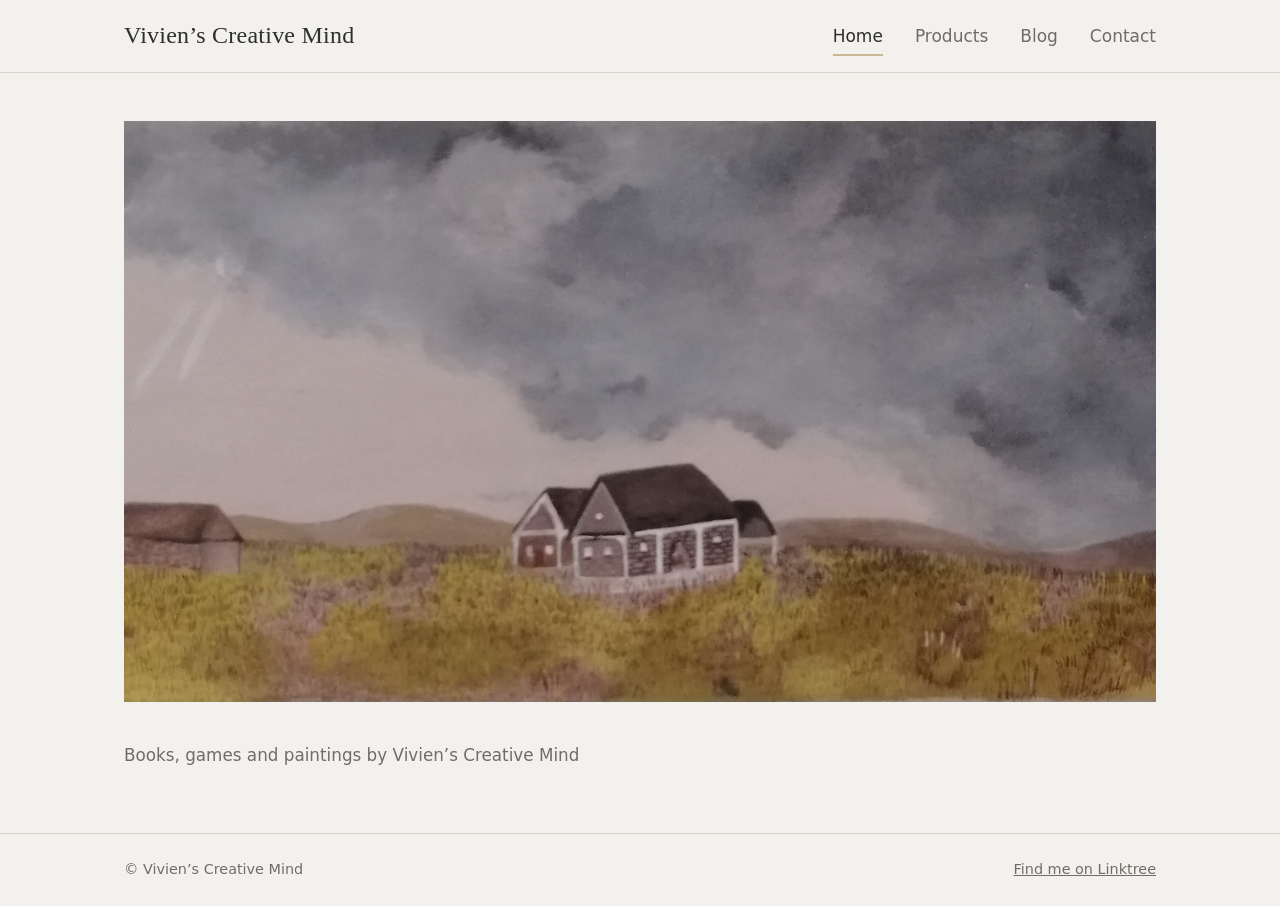
<file: index.html>
<!DOCTYPE html>
<html lang="en">
<head>
<meta charset="utf-8">
<meta name="viewport" content="width=device-width, initial-scale=1">
<title>Vivien’s Creative Mind – Books, Games and Paintings</title>
<meta name="description" content="Books, games and paintings by Vivien’s Creative Mind, all in one place.">
<link rel="canonical" href="https://www.vivienscreativemind.com/">
<meta property="og:title" content="Vivien’s Creative Mind – Books, Games and Paintings">
<meta property="og:description" content="Books, games and paintings by Vivien’s Creative Mind, all in one place.">
<meta property="og:type" content="website">
<meta property="og:url" content="https://www.vivienscreativemind.com/">
<meta property="og:image" content="https://www.vivienscreativemind.com/images/painting_6.jpg">
<link rel="stylesheet" href="style.css">
<script type="application/ld+json">{"@context":"https://schema.org","@type":"Person","name":"Vivien’s Creative Mind","url":"https://www.vivienscreativemind.com/","jobTitle":"Author, game developer and painter","sameAs":["https://linktr.ee/vivienjusztin"]}</script>
</head>
<body>
<header><div class="wrap">
<a class="logo" href="index.html">Vivien’s Creative Mind</a>
<button class="menu-btn" aria-expanded="false" aria-controls="nav">Menu</button>
<nav id="nav" aria-label="Main"><ul>
<li><a href="index.html" aria-current="page">Home</a></li>
<li class="has-sub"><button aria-expanded="false" aria-haspopup="true">Products</button>
<ul class="sub">
<li><a href="books.html">Books</a></li>
<li><a href="games.html">Games</a></li>
<li><a href="paintings.html">Paintings</a></li>
</ul></li>
<li><a href="blog.html">Blog</a></li>
<li><a href="contact.html">Contact</a></li>
</ul></nav>
</div></header>
<main><div class="wrap">
<div class="slider" aria-label="Selected works">
<img class="active" src="images/painting_6.jpg" alt="Painting by Vivien’s Creative Mind" width="1600" height="900">
<img src="images/painting_9.jpg" alt="Painting by Vivien’s Creative Mind" width="1600" height="900" loading="lazy">
<img src="images/painting_36.jpg" alt="Painting by Vivien’s Creative Mind" width="1600" height="900" loading="lazy">
<img src="images/painting_22.jpg" alt="Painting by Vivien’s Creative Mind" width="1600" height="900" loading="lazy">
</div>
<h1 class="intro">Books, games and paintings by Vivien’s Creative Mind</h1>
</div></main>
<footer><div class="wrap"><span>&copy; Vivien’s Creative Mind</span><a href="https://linktr.ee/vivienjusztin" target="_blank" rel="noopener noreferrer">Find me on Linktree</a></div></footer>
<script src="script.js"></script>
</body>
</html>
</file>
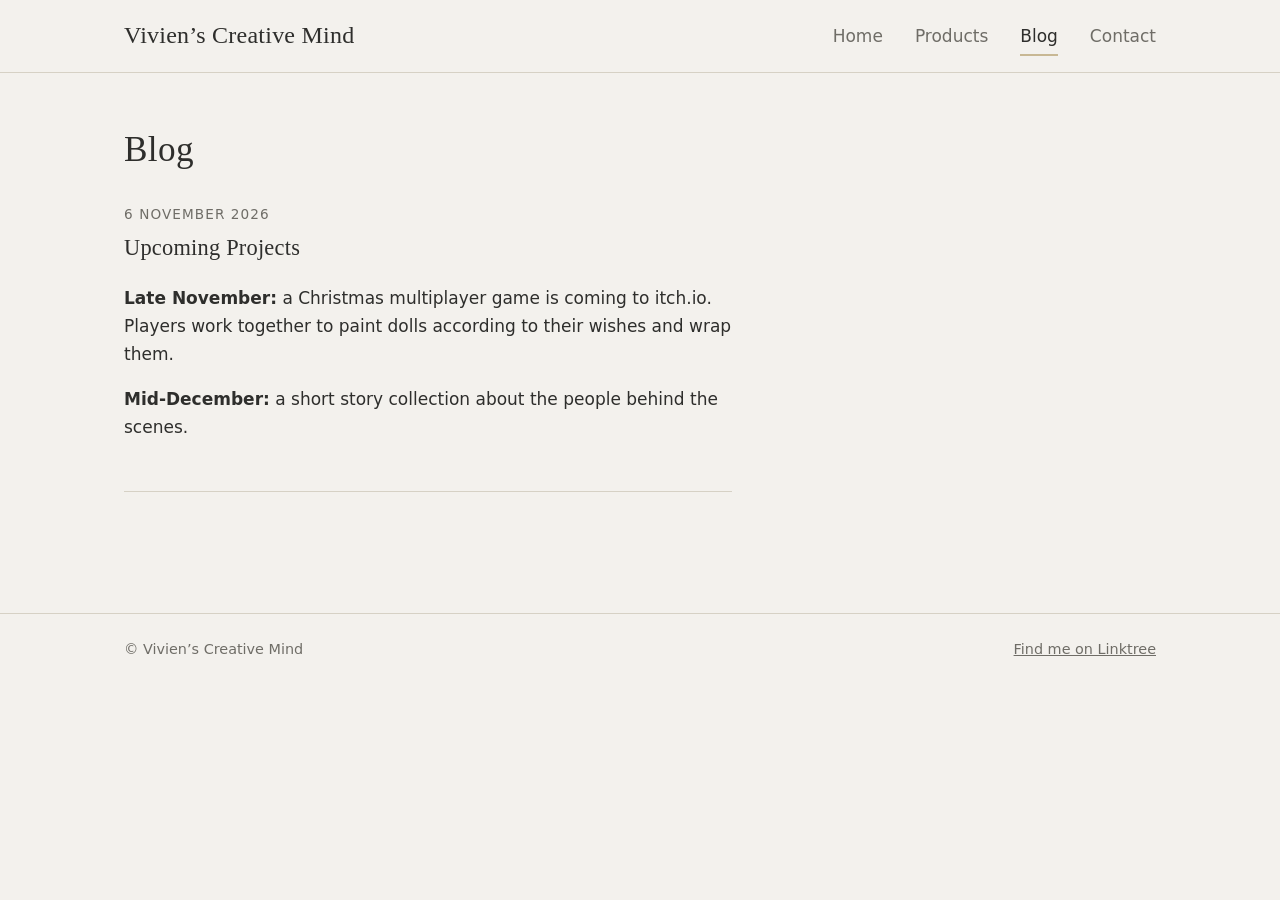
<file: blog.html>
<!DOCTYPE html>
<html lang="en">
<head>
<meta charset="utf-8">
<meta name="viewport" content="width=device-width, initial-scale=1">
<title>Blog – Vivien’s Creative Mind</title>
<meta name="description" content="News, updates and release dates from Vivien’s Creative Mind.">
<link rel="canonical" href="https://www.vivienscreativemind.com/blog.html">
<meta property="og:title" content="Blog – Vivien’s Creative Mind">
<meta property="og:description" content="News, updates and release dates from Vivien’s Creative Mind.">
<meta property="og:type" content="website">
<meta property="og:url" content="https://www.vivienscreativemind.com/blog.html">
<meta property="og:image" content="https://www.vivienscreativemind.com/images/painting_6.jpg">
<link rel="stylesheet" href="style.css">
<script type="application/ld+json">{"@context":"https://schema.org","@type":"Person","name":"Vivien’s Creative Mind","url":"https://www.vivienscreativemind.com/","jobTitle":"Author, game developer and painter","sameAs":["https://linktr.ee/vivienjusztin"]}</script>
</head>
<body>
<header><div class="wrap">
<a class="logo" href="index.html">Vivien’s Creative Mind</a>
<button class="menu-btn" aria-expanded="false" aria-controls="nav">Menu</button>
<nav id="nav" aria-label="Main"><ul>
<li><a href="index.html">Home</a></li>
<li class="has-sub"><button aria-expanded="false" aria-haspopup="true">Products</button>
<ul class="sub">
<li><a href="books.html">Books</a></li>
<li><a href="games.html">Games</a></li>
<li><a href="paintings.html">Paintings</a></li>
</ul></li>
<li><a href="blog.html" aria-current="page">Blog</a></li>
<li><a href="contact.html">Contact</a></li>
</ul></nav>
</div></header>
<main><div class="wrap">
<h1>Blog</h1>
<article class="post">
<time datetime="2026-11-06">6 November 2026</time>
<h2>Upcoming Projects</h2>
<p><strong>Late November:</strong> a Christmas multiplayer game is coming to itch.io. Players work together to paint dolls according to their wishes and wrap them.</p>
<p><strong>Mid-December:</strong> a short story collection about the people behind the scenes.</p>
</article>
</div></main>
<footer><div class="wrap"><span>&copy; Vivien’s Creative Mind</span><a href="https://linktr.ee/vivienjusztin" target="_blank" rel="noopener noreferrer">Find me on Linktree</a></div></footer>
<script src="script.js"></script>
</body>
</html>
</file>
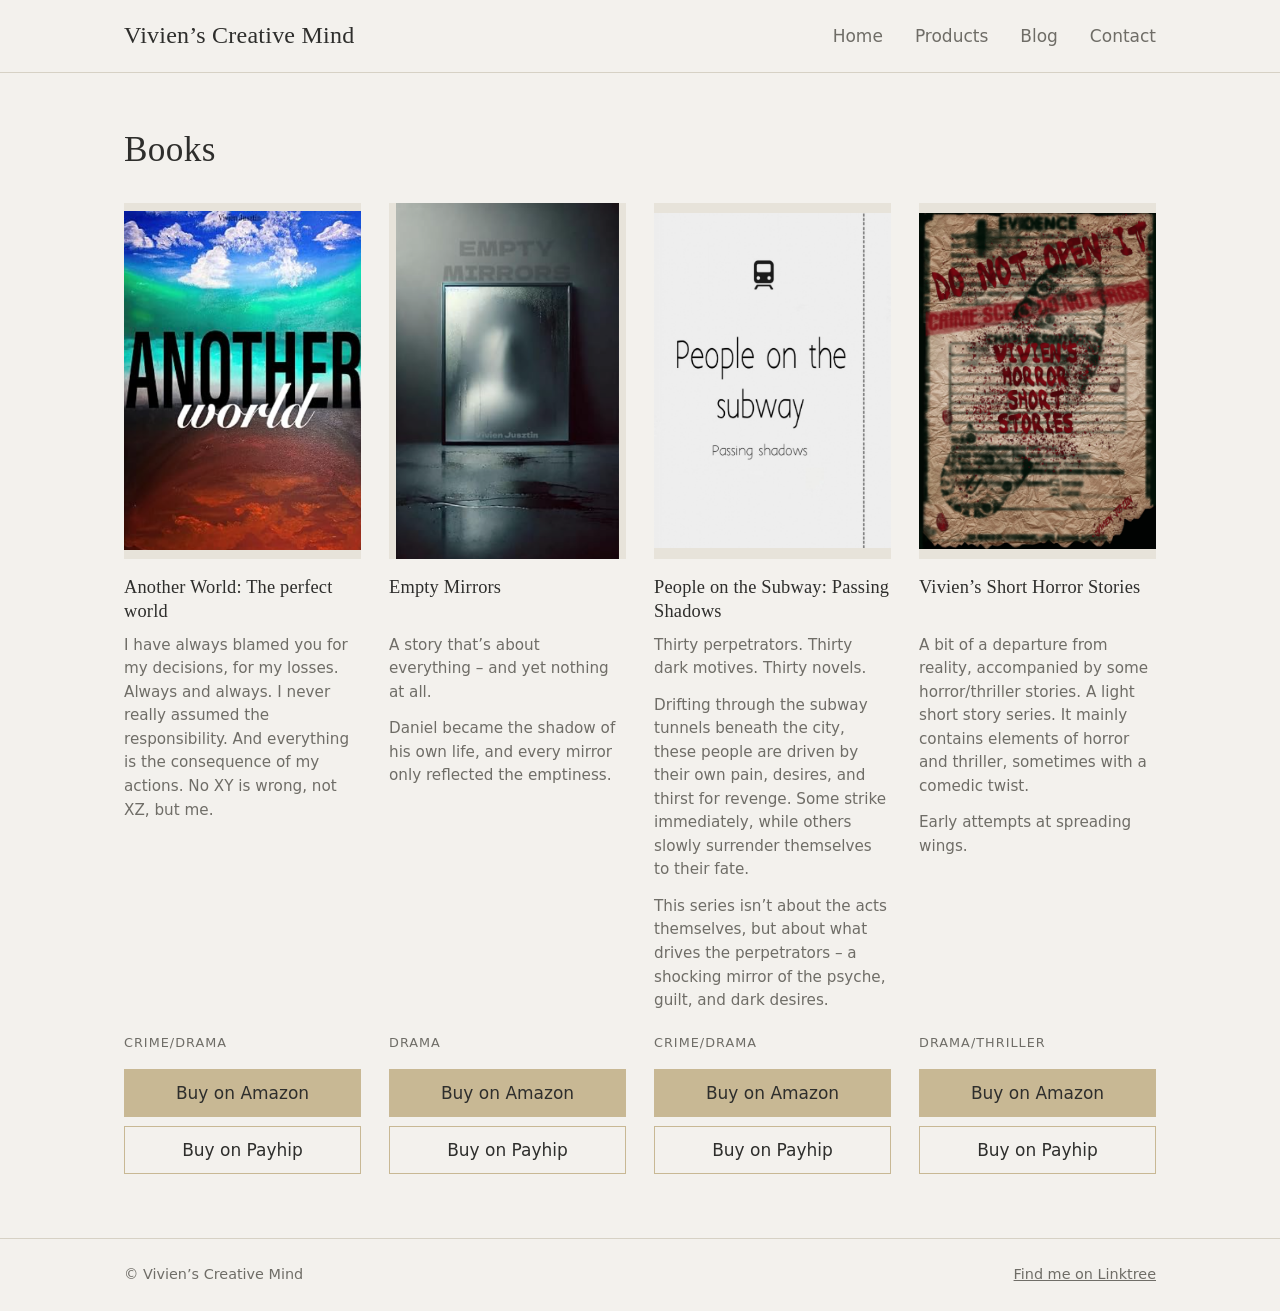
<file: books.html>
<!DOCTYPE html>
<html lang="en">
<head>
<meta charset="utf-8">
<meta name="viewport" content="width=device-width, initial-scale=1">
<title>Books – Vivien’s Creative Mind</title>
<meta name="description" content="Books by Vivien’s Creative Mind. Find the covers, descriptions and links to buy.">
<link rel="canonical" href="https://www.vivienscreativemind.com/books.html">
<meta property="og:title" content="Books – Vivien’s Creative Mind">
<meta property="og:description" content="Books by Vivien’s Creative Mind. Find the covers, descriptions and links to buy.">
<meta property="og:type" content="website">
<meta property="og:url" content="https://www.vivienscreativemind.com/books.html">
<meta property="og:image" content="https://www.vivienscreativemind.com/images/painting_6.jpg">
<link rel="stylesheet" href="style.css">
<script type="application/ld+json">{"@context":"https://schema.org","@type":"Person","name":"Vivien’s Creative Mind","url":"https://www.vivienscreativemind.com/","jobTitle":"Author, game developer and painter","sameAs":["https://linktr.ee/vivienjusztin"]}</script>
</head>
<body>
<header><div class="wrap">
<a class="logo" href="index.html">Vivien’s Creative Mind</a>
<button class="menu-btn" aria-expanded="false" aria-controls="nav">Menu</button>
<nav id="nav" aria-label="Main"><ul>
<li><a href="index.html">Home</a></li>
<li class="has-sub"><button aria-expanded="false" aria-haspopup="true">Products</button>
<ul class="sub">
<li><a href="books.html" aria-current="page">Books</a></li>
<li><a href="games.html">Games</a></li>
<li><a href="paintings.html">Paintings</a></li>
</ul></li>
<li><a href="blog.html">Blog</a></li>
<li><a href="contact.html">Contact</a></li>
</ul></nav>
</div></header>
<main><div class="wrap">
<h1>Books</h1>
<div class="grid books">
<article class="item">
<img src="images/book_1.png" alt="Another World: The perfect world – book cover" width="600" height="900" loading="lazy">
<h2>Another World: The perfect world</h2>
<p class="desc">I have always blamed you for my decisions, for my losses. Always and always. I never really assumed the responsibility. And everything is the consequence of my actions. No XY is wrong, not XZ, but me.</p>
<p class="cat">crime/drama</p>
<div class="btns">
<a class="btn" href="https://a.co/d/06XCxcpY" target="_blank" rel="noopener noreferrer">Buy on Amazon</a>
<a class="btn alt" href="https://payhip.com/b/o487z" target="_blank" rel="noopener noreferrer">Buy on Payhip</a>
</div>
</article>
<article class="item">
<img src="images/book_2.png" alt="Empty Mirrors – book cover" width="600" height="900" loading="lazy">
<h2>Empty Mirrors</h2>
<p class="desc">A story that’s about everything – and yet nothing at all.</p><p class="desc">Daniel became the shadow of his own life, and every mirror only reflected the emptiness.</p>
<p class="cat">drama</p>
<div class="btns">
<a class="btn" href="https://a.co/d/09Tk1sGi" target="_blank" rel="noopener noreferrer">Buy on Amazon</a>
<a class="btn alt" href="https://payhip.com/b/xcz2A" target="_blank" rel="noopener noreferrer">Buy on Payhip</a>
</div>
</article>
<article class="item">
<img src="images/book_3.jpg" alt="People on the Subway: Passing Shadows – book cover" width="600" height="900" loading="lazy">
<h2>People on the Subway: Passing Shadows</h2>
<p class="desc">Thirty perpetrators. Thirty dark motives. Thirty novels.</p><p class="desc">Drifting through the subway tunnels beneath the city, these people are driven by their own pain, desires, and thirst for revenge. Some strike immediately, while others slowly surrender themselves to their fate.</p><p class="desc">This series isn’t about the acts themselves, but about what drives the perpetrators – a shocking mirror of the psyche, guilt, and dark desires.</p>
<p class="cat">crime/drama</p>
<div class="btns">
<a class="btn" href="https://a.co/d/0daxTzeB" target="_blank" rel="noopener noreferrer">Buy on Amazon</a>
<a class="btn alt" href="https://payhip.com/b/bLMgw" target="_blank" rel="noopener noreferrer">Buy on Payhip</a>
</div>
</article>
<article class="item">
<img src="images/book_4.png" alt="Vivien’s Short Horror Stories – book cover" width="600" height="900" loading="lazy">
<h2>Vivien’s Short Horror Stories</h2>
<p class="desc">A bit of a departure from reality, accompanied by some horror/thriller stories. A light short story series. It mainly contains elements of horror and thriller, sometimes with a comedic twist.</p><p class="desc">Early attempts at spreading wings.</p>
<p class="cat">drama/thriller</p>
<div class="btns">
<a class="btn" href="https://a.co/d/09LvErkR" target="_blank" rel="noopener noreferrer">Buy on Amazon</a>
<a class="btn alt" href="https://payhip.com/b/W3Ncj" target="_blank" rel="noopener noreferrer">Buy on Payhip</a>
</div>
</article>
</div>
</div></main>
<footer><div class="wrap"><span>&copy; Vivien’s Creative Mind</span><a href="https://linktr.ee/vivienjusztin" target="_blank" rel="noopener noreferrer">Find me on Linktree</a></div></footer>
<script src="script.js"></script>
</body>
</html>
</file>
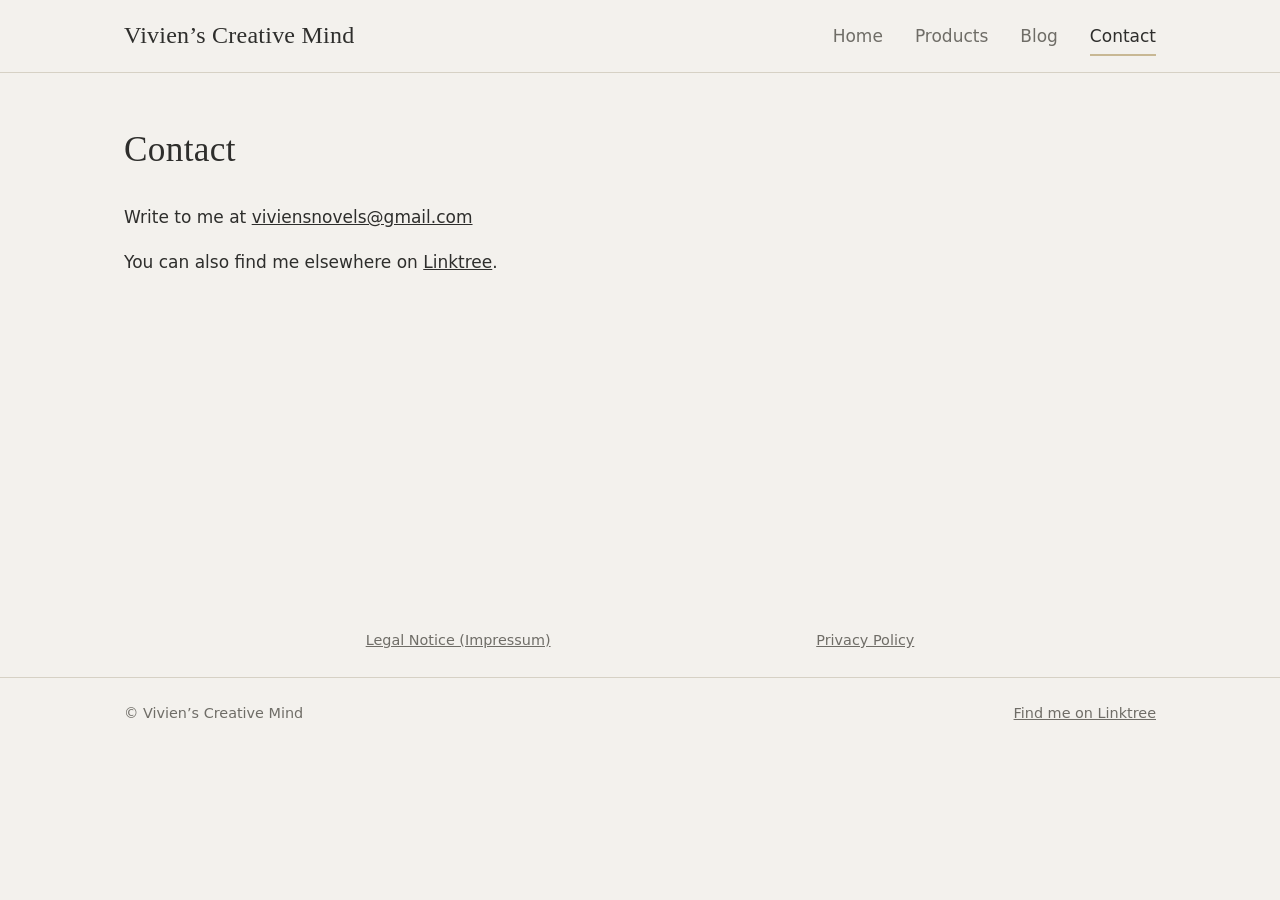
<file: contact.html>
<!DOCTYPE html>
<html lang="en">
<head>
<meta charset="utf-8">
<meta name="viewport" content="width=device-width, initial-scale=1">
<title>Contact – Vivien’s Creative Mind</title>
<meta name="description" content="Contact Vivien’s Creative Mind by email.">
<link rel="canonical" href="https://www.vivienscreativemind.com/contact.html">
<meta property="og:title" content="Contact – Vivien’s Creative Mind">
<meta property="og:description" content="Contact Vivien’s Creative Mind by email.">
<meta property="og:type" content="website">
<meta property="og:url" content="https://www.vivienscreativemind.com/contact.html">
<meta property="og:image" content="https://www.vivienscreativemind.com/images/painting_6.jpg">
<link rel="stylesheet" href="style.css">
<script type="application/ld+json">{"@context":"https://schema.org","@type":"Person","name":"Vivien’s Creative Mind","url":"https://www.vivienscreativemind.com/","jobTitle":"Author, game developer and painter","sameAs":["https://linktr.ee/vivienjusztin"]}</script>
</head>
<body>
<header><div class="wrap">
<a class="logo" href="index.html">Vivien’s Creative Mind</a>
<button class="menu-btn" aria-expanded="false" aria-controls="nav">Menu</button>
<nav id="nav" aria-label="Main"><ul>
<li><a href="index.html">Home</a></li>
<li class="has-sub"><button aria-expanded="false" aria-haspopup="true">Products</button>
<ul class="sub">
<li><a href="books.html">Books</a></li>
<li><a href="games.html">Games</a></li>
<li><a href="paintings.html">Paintings</a></li>
</ul></li>
<li><a href="blog.html">Blog</a></li>
<li><a href="contact.html" aria-current="page">Contact</a></li>
</ul></nav>
</div></header>
<main><div class="wrap">
<h1>Contact</h1>
<div class="text"><p>Write to me at <a href="mailto:viviensnovels@gmail.com">viviensnovels@gmail.com</a></p>
<p>You can also find me elsewhere on <a href="https://linktr.ee/vivienjusztin" target="_blank" rel="noopener noreferrer">Linktree</a>.</p></div>
</div>
</main>
<div class="wrap legal-links"><a href="impressum.html">Legal Notice (Impressum)</a><a href="privacy.html">Privacy Policy</a></div>
<footer><div class="wrap"><span>&copy; Vivien’s Creative Mind</span><a href="https://linktr.ee/vivienjusztin" target="_blank" rel="noopener noreferrer">Find me on Linktree</a></div></footer>
<script src="script.js"></script>
</body>
</html>
</file>
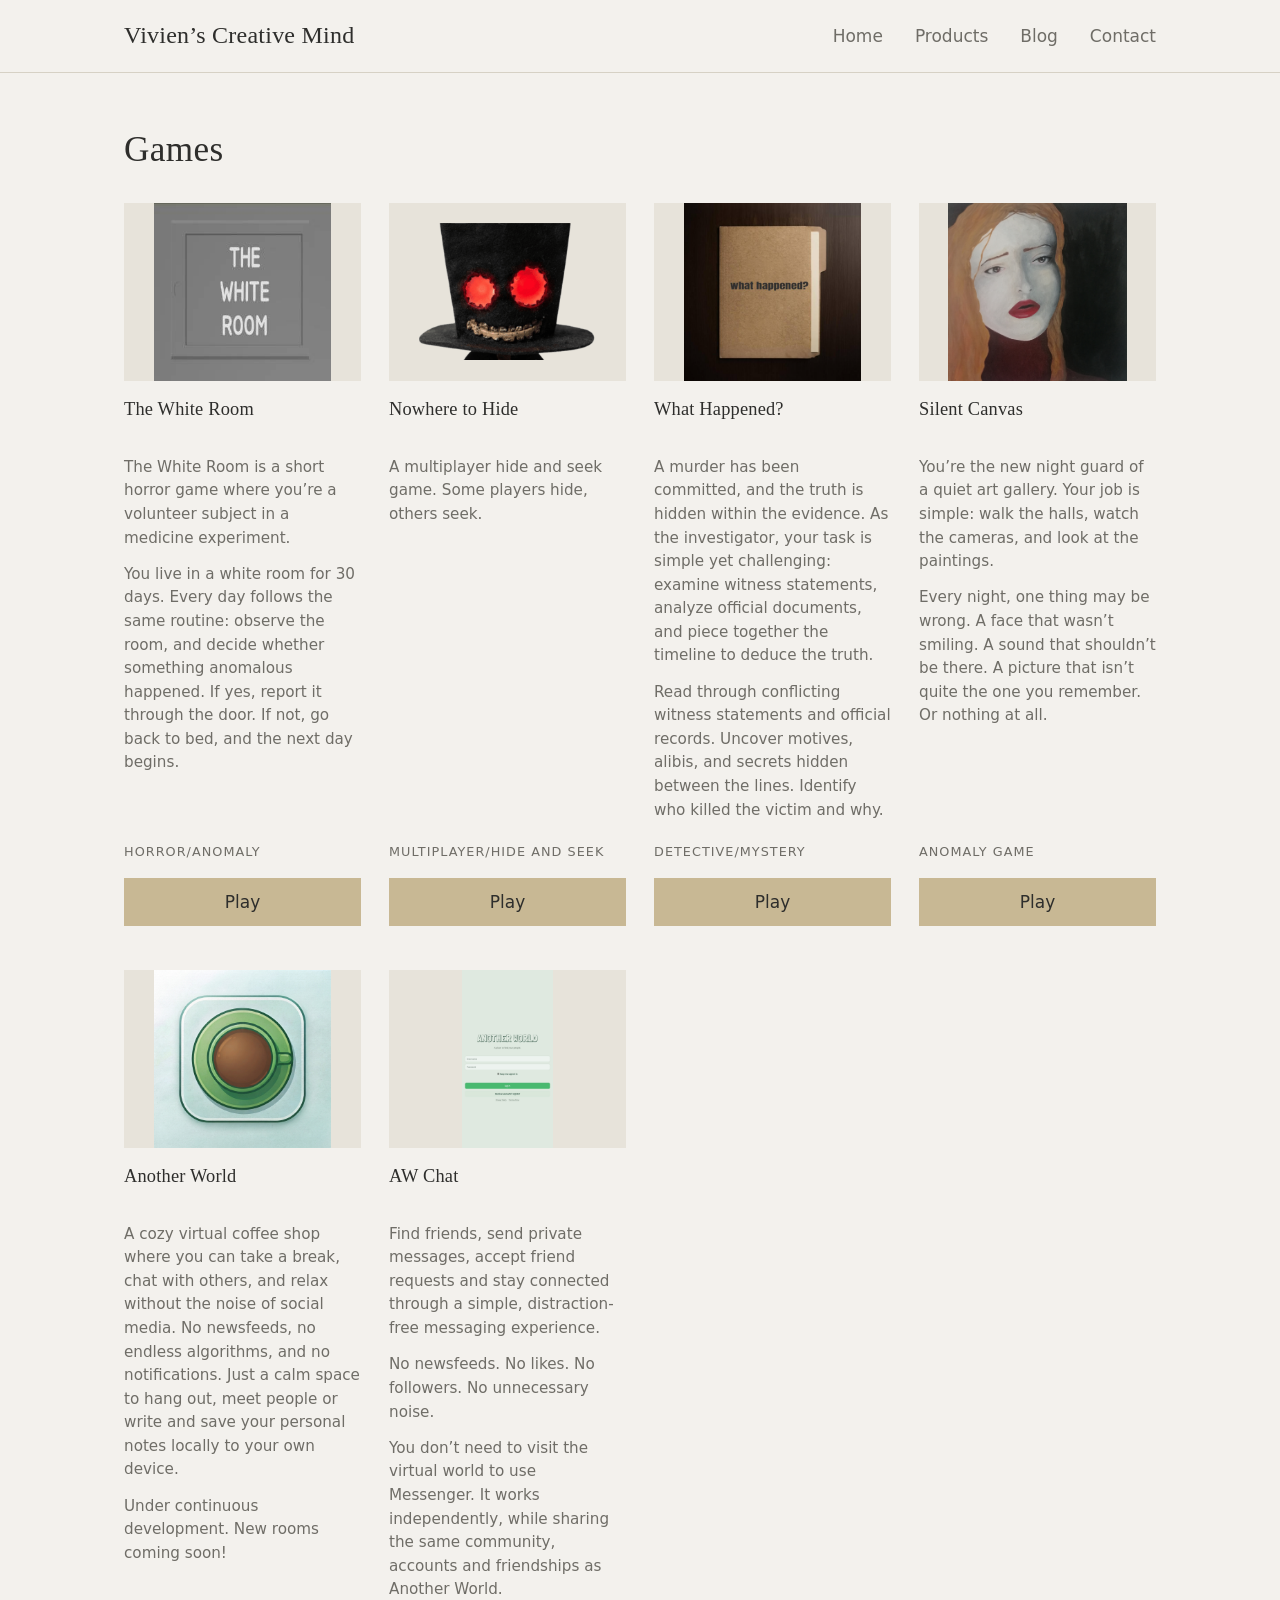
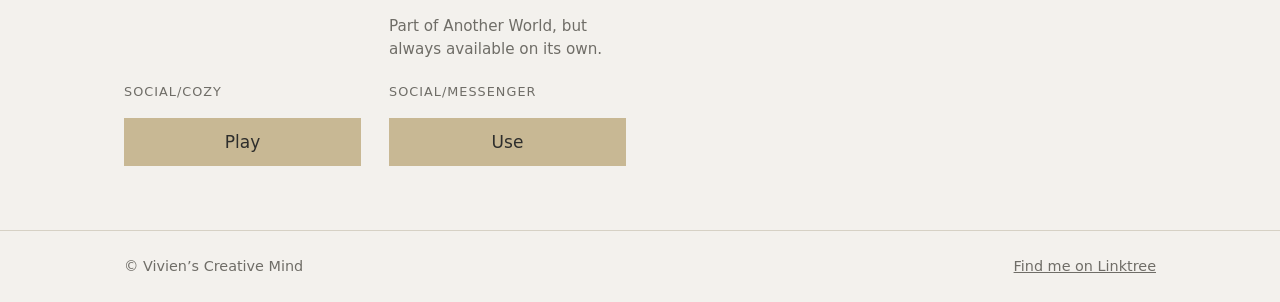
<file: games.html>
<!DOCTYPE html>
<html lang="en">
<head>
<meta charset="utf-8">
<meta name="viewport" content="width=device-width, initial-scale=1">
<title>Games – Vivien’s Creative Mind</title>
<meta name="description" content="Games by Vivien’s Creative Mind. Free to play on itch.io.">
<link rel="canonical" href="https://www.vivienscreativemind.com/games.html">
<meta property="og:title" content="Games – Vivien’s Creative Mind">
<meta property="og:description" content="Games by Vivien’s Creative Mind. Free to play on itch.io.">
<meta property="og:type" content="website">
<meta property="og:url" content="https://www.vivienscreativemind.com/games.html">
<meta property="og:image" content="https://www.vivienscreativemind.com/images/painting_6.jpg">
<link rel="stylesheet" href="style.css">
<script type="application/ld+json">{"@context":"https://schema.org","@type":"Person","name":"Vivien’s Creative Mind","url":"https://www.vivienscreativemind.com/","jobTitle":"Author, game developer and painter","sameAs":["https://linktr.ee/vivienjusztin"]}</script>
</head>
<body>
<header><div class="wrap">
<a class="logo" href="index.html">Vivien’s Creative Mind</a>
<button class="menu-btn" aria-expanded="false" aria-controls="nav">Menu</button>
<nav id="nav" aria-label="Main"><ul>
<li><a href="index.html">Home</a></li>
<li class="has-sub"><button aria-expanded="false" aria-haspopup="true">Products</button>
<ul class="sub">
<li><a href="books.html">Books</a></li>
<li><a href="games.html" aria-current="page">Games</a></li>
<li><a href="paintings.html">Paintings</a></li>
</ul></li>
<li><a href="blog.html">Blog</a></li>
<li><a href="contact.html">Contact</a></li>
</ul></nav>
</div></header>
<main><div class="wrap">
<h1>Games</h1>
<div class="grid games">
<article class="item">
<img src="images/game_1.jpg" alt="The White Room – game cover" width="800" height="600" loading="lazy">
<h2>The White Room</h2>
<p class="desc">The White Room is a short horror game where you’re a volunteer subject in a medicine experiment.</p><p class="desc">You live in a white room for 30 days. Every day follows the same routine: observe the room, and decide whether something anomalous happened. If yes, report it through the door. If not, go back to bed, and the next day begins.</p>
<p class="cat">horror/anomaly</p>
<div class="btns">
<a class="btn" href="https://vivj.itch.io/the-white-room" target="_blank" rel="noopener noreferrer">Play</a>
</div>
</article>
<article class="item">
<img src="images/game_2.png" alt="Nowhere to Hide – game cover" width="800" height="600" loading="lazy">
<h2>Nowhere to Hide</h2>
<p class="desc">A multiplayer hide and seek game. Some players hide, others seek.</p>
<p class="cat">multiplayer/hide and seek</p>
<div class="btns">
<a class="btn" href="https://vivj.itch.io/nowhere-to-hide" target="_blank" rel="noopener noreferrer">Play</a>
</div>
</article>
<article class="item">
<img src="images/game_3.png" alt="What Happened? – game cover" width="800" height="600" loading="lazy">
<h2>What Happened?</h2>
<p class="desc">A murder has been committed, and the truth is hidden within the evidence. As the investigator, your task is simple yet challenging: examine witness statements, analyze official documents, and piece together the timeline to deduce the truth.</p><p class="desc">Read through conflicting witness statements and official records. Uncover motives, alibis, and secrets hidden between the lines. Identify who killed the victim and why.</p>
<p class="cat">detective/mystery</p>
<div class="btns">
<a class="btn" href="https://vivj.itch.io/what-happened" target="_blank" rel="noopener noreferrer">Play</a>
</div>
</article>
<article class="item">
<img src="images/game_4.jpg" alt="Silent Canvas – game cover" width="800" height="600" loading="lazy">
<h2>Silent Canvas</h2>
<p class="desc">You’re the new night guard of a quiet art gallery. Your job is simple: walk the halls, watch the cameras, and look at the paintings.</p><p class="desc">Every night, one thing may be wrong. A face that wasn’t smiling. A sound that shouldn’t be there. A picture that isn’t quite the one you remember. Or nothing at all.</p>
<p class="cat">anomaly game</p>
<div class="btns">
<a class="btn" href="https://vivj.itch.io/silent-canvas" target="_blank" rel="noopener noreferrer">Play</a>
</div>
</article>
<article class="item">
<img src="images/game_5.jpg" alt="Another World – game cover" width="800" height="600" loading="lazy">
<h2>Another World</h2>
<p class="desc">A cozy virtual coffee shop where you can take a break, chat with others, and relax without the noise of social media. No newsfeeds, no endless algorithms, and no notifications. Just a calm space to hang out, meet people or write and save your personal notes locally to your own device.</p><p class="desc">Under continuous development. New rooms coming soon!</p>
<p class="cat">social/cozy</p>
<div class="btns">
<a class="btn" href="https://vivj.itch.io/another-world" target="_blank" rel="noopener noreferrer">Play</a>
</div>
</article>
<article class="item">
<img src="images/game_6.jpg" alt="AW Chat – game cover" width="800" height="600" loading="lazy">
<h2>AW Chat</h2>
<p class="desc">Find friends, send private messages, accept friend requests and stay connected through a simple, distraction-free messaging experience.</p>
<p class="desc">No newsfeeds. No likes. No followers. No unnecessary noise.</p>
<p class="desc">You don’t need to visit the virtual world to use Messenger. It works independently, while sharing the same community, accounts and friendships as Another World.</p>
<p class="desc">Part of Another World, but always available on its own.</p>
<p class="cat">social/messenger</p>
<div class="btns">
<a class="btn" href="https://vivj.itch.io/anotherworldchat" target="_blank" rel="noopener noreferrer">Use</a>
</div>
</article>
</div>
</div></main>
<footer><div class="wrap"><span>&copy; Vivien’s Creative Mind</span><a href="https://linktr.ee/vivienjusztin" target="_blank" rel="noopener noreferrer">Find me on Linktree</a></div></footer>
<script src="script.js"></script>
</body>
</html>
</file>
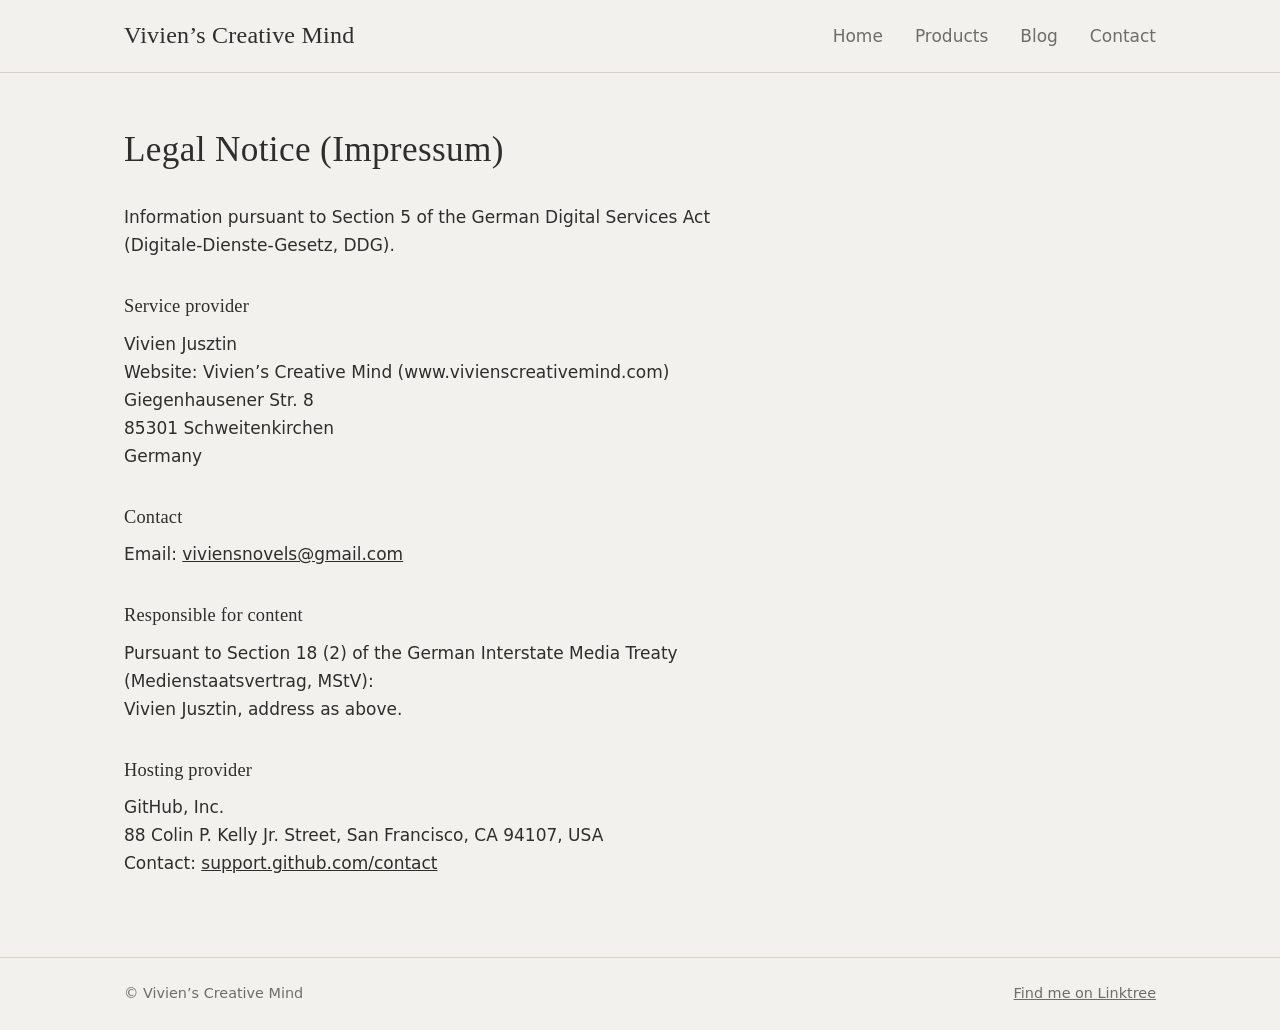
<file: impressum.html>
<!DOCTYPE html>
<html lang="en">
<head>
<meta charset="utf-8">
<meta name="viewport" content="width=device-width, initial-scale=1">
<title>Legal Notice – Vivien’s Creative Mind</title>
<meta name="description" content="Legal notice (Impressum) of Vivien’s Creative Mind: provider, contact and hosting provider details.">
<link rel="canonical" href="https://www.vivienscreativemind.com/impressum.html">
<meta property="og:title" content="Legal Notice – Vivien’s Creative Mind">
<meta property="og:description" content="Legal notice (Impressum) of Vivien’s Creative Mind: provider, contact and hosting provider details.">
<meta property="og:type" content="website">
<meta property="og:url" content="https://www.vivienscreativemind.com/impressum.html">
<meta property="og:image" content="https://www.vivienscreativemind.com/images/painting_6.jpg">
<link rel="stylesheet" href="style.css">
<script type="application/ld+json">{"@context":"https://schema.org","@type":"Person","name":"Vivien’s Creative Mind","url":"https://www.vivienscreativemind.com/","jobTitle":"Author, game developer and painter","sameAs":["https://linktr.ee/vivienjusztin"]}</script>
</head>
<body>
<header><div class="wrap">
<a class="logo" href="index.html">Vivien’s Creative Mind</a>
<button class="menu-btn" aria-expanded="false" aria-controls="nav">Menu</button>
<nav id="nav" aria-label="Main"><ul>
<li><a href="index.html">Home</a></li>
<li class="has-sub"><button aria-expanded="false" aria-haspopup="true">Products</button>
<ul class="sub">
<li><a href="books.html">Books</a></li>
<li><a href="games.html">Games</a></li>
<li><a href="paintings.html">Paintings</a></li>
</ul></li>
<li><a href="blog.html">Blog</a></li>
<li><a href="contact.html">Contact</a></li>
</ul></nav>
</div></header>
<main><div class="wrap">
<h1>Legal Notice (Impressum)</h1>
<div class="text legal">
<p>Information pursuant to Section 5 of the German Digital Services Act (Digitale-Dienste-Gesetz, DDG).</p>
<h2>Service provider</h2>
<p>Vivien Jusztin<br>
Website: Vivien’s Creative Mind (www.vivienscreativemind.com)<br>
Giegenhausener Str. 8<br>
85301 Schweitenkirchen<br>
Germany</p>
<h2>Contact</h2>
<p>Email: <a href="mailto:viviensnovels@gmail.com">viviensnovels@gmail.com</a></p>
<h2>Responsible for content</h2>
<p>Pursuant to Section 18 (2) of the German Interstate Media Treaty (Medienstaatsvertrag, MStV):<br>
Vivien Jusztin, address as above.</p>
<h2>Hosting provider</h2>
<p>GitHub, Inc.<br>
88 Colin P. Kelly Jr. Street, San Francisco, CA 94107, USA<br>
Contact: <a href="https://support.github.com/contact" target="_blank" rel="noopener noreferrer">support.github.com/contact</a></p>
</div>
</div></main>
<footer><div class="wrap"><span>&copy; Vivien’s Creative Mind</span><a href="https://linktr.ee/vivienjusztin" target="_blank" rel="noopener noreferrer">Find me on Linktree</a></div></footer>
<script src="script.js"></script>
</body>
</html>
</file>
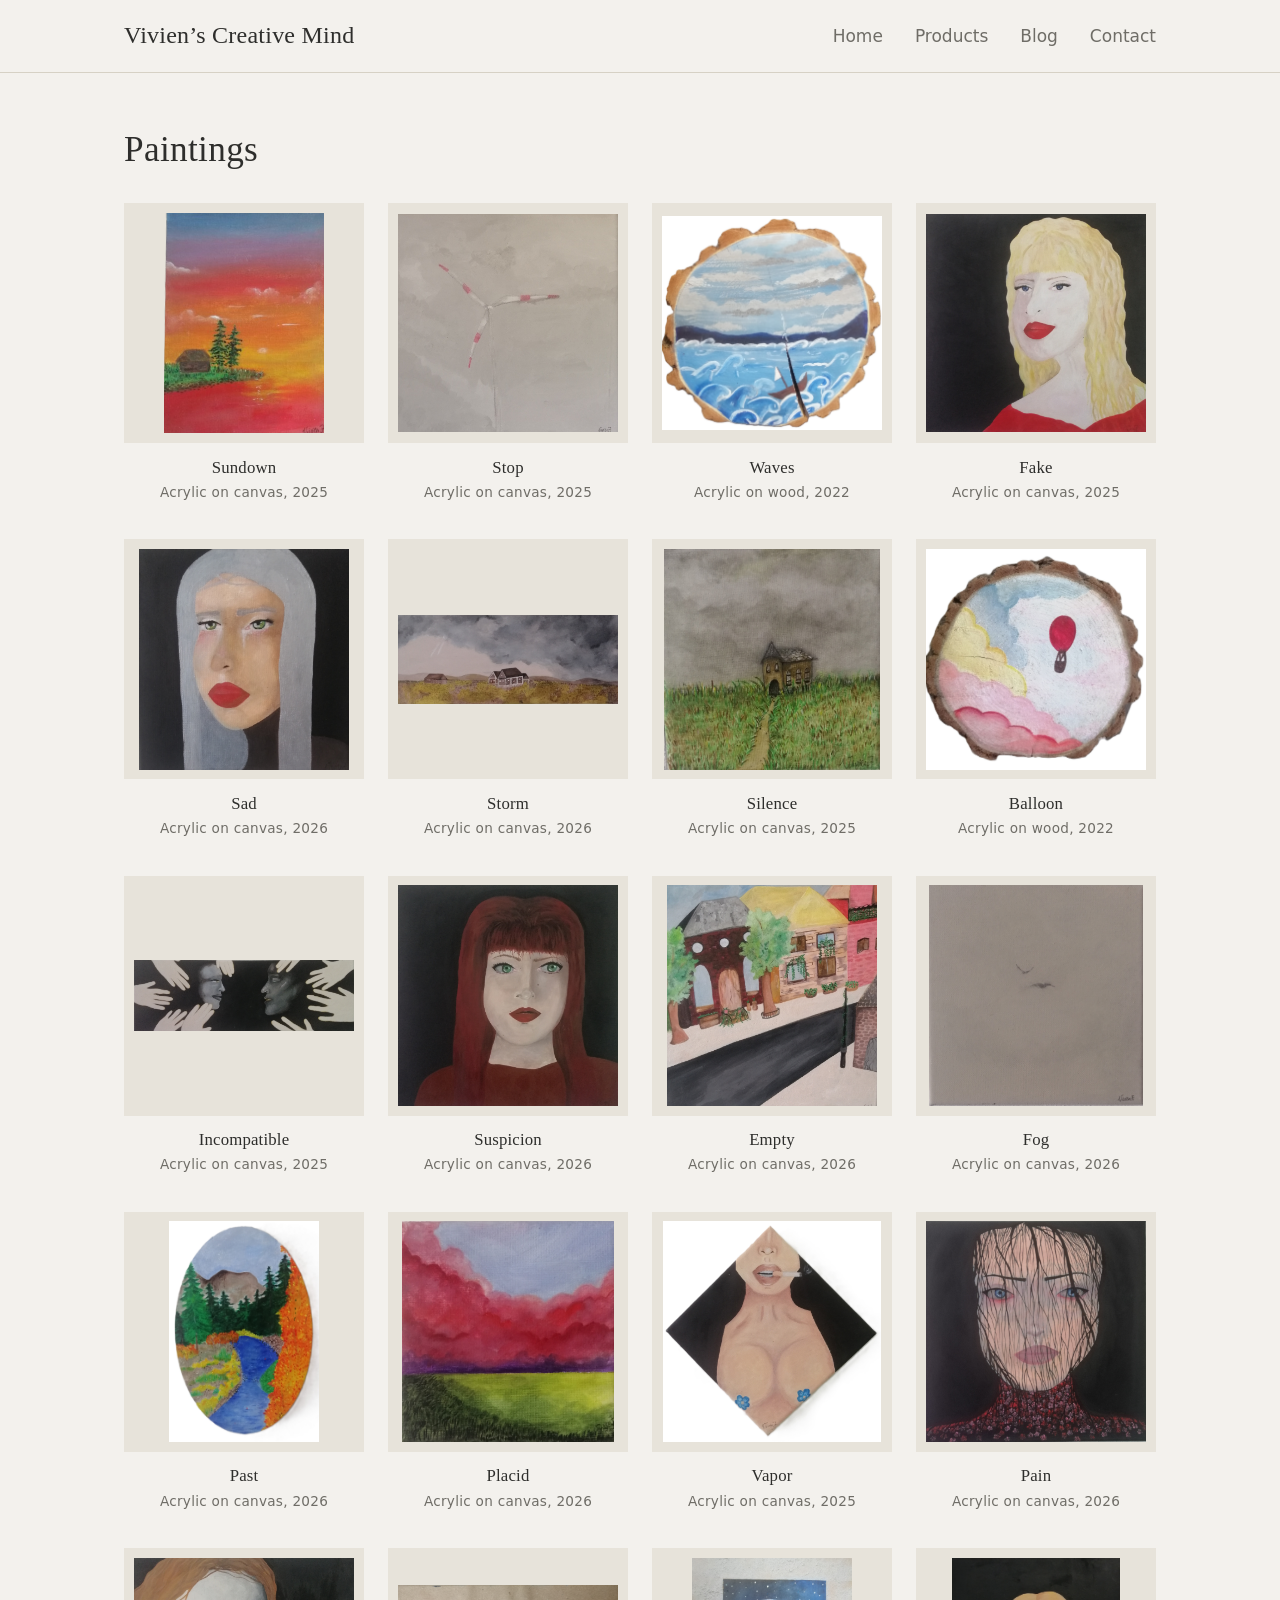
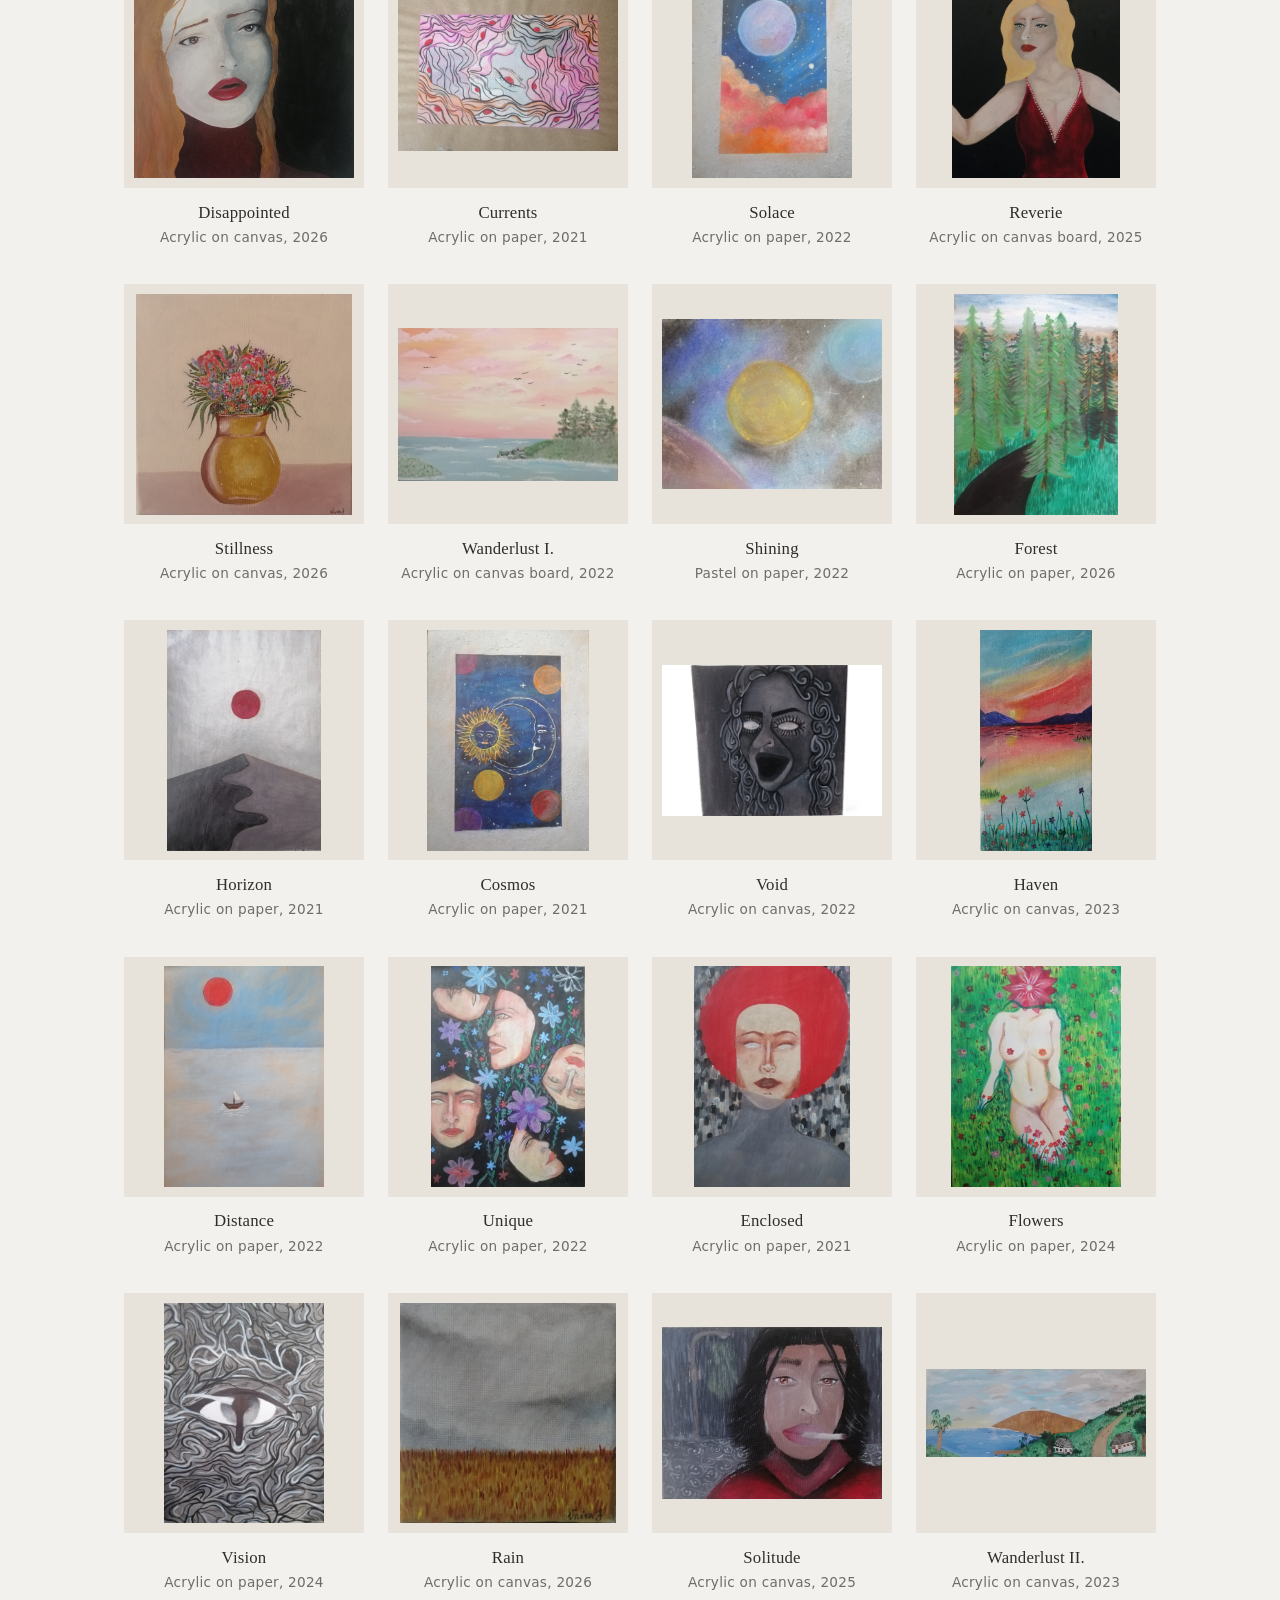
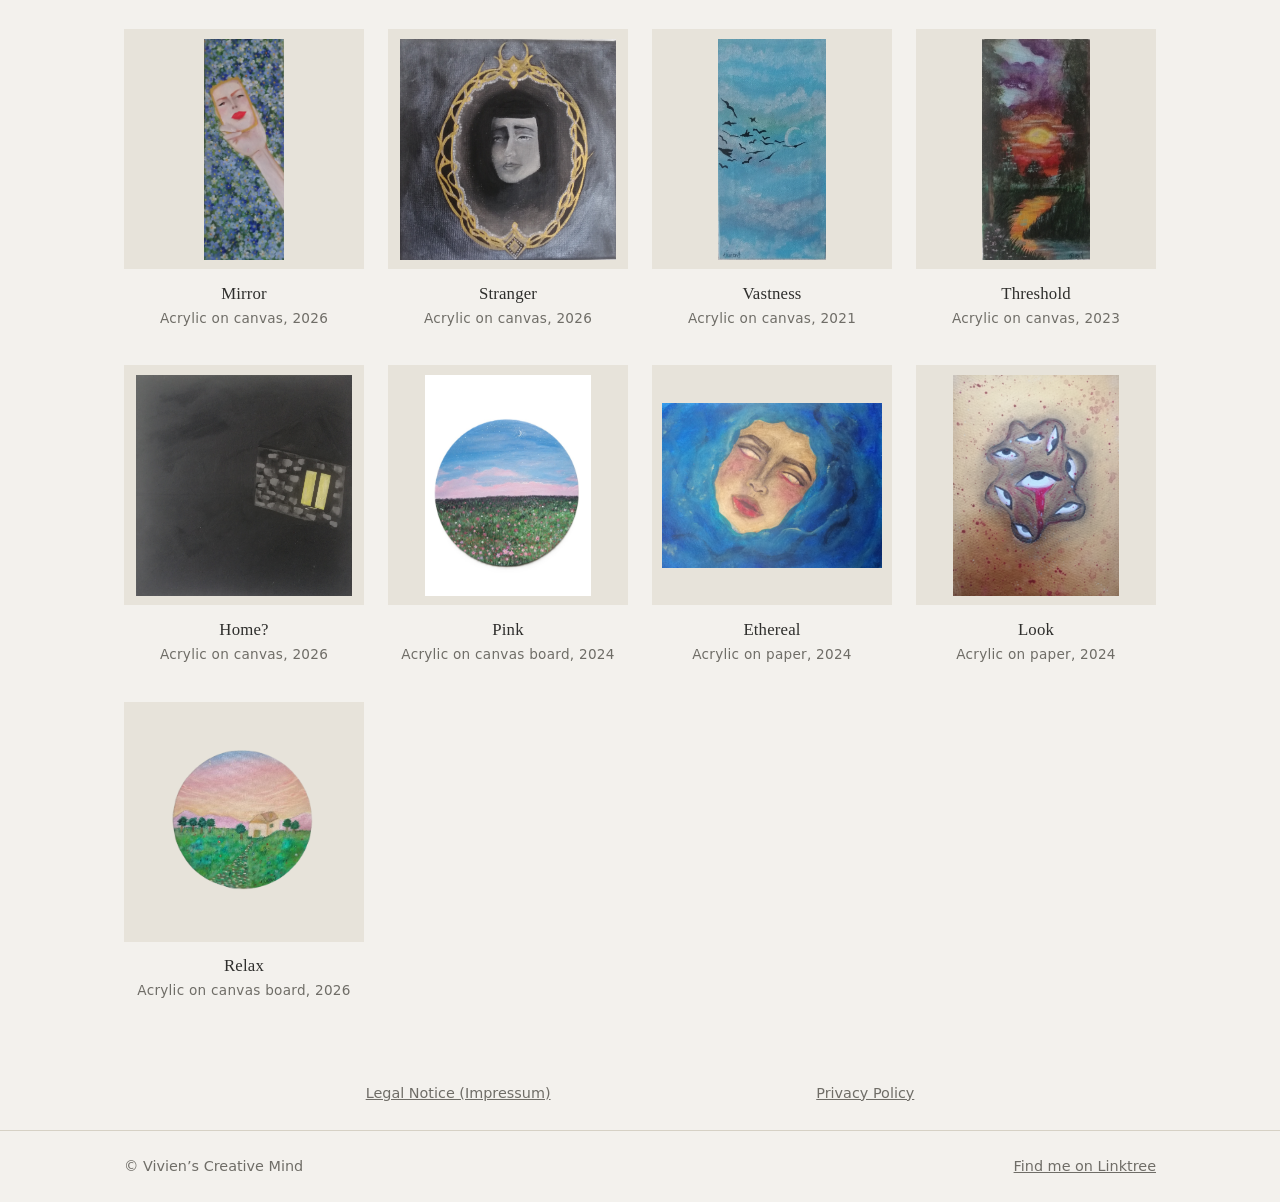
<file: paintings.html>
<!DOCTYPE html>
<html lang="en">
<head>
<meta charset="utf-8">
<meta name="viewport" content="width=device-width, initial-scale=1">
<title>Paintings – Vivien’s Creative Mind</title>
<meta name="description" content="Acrylic and pastel paintings on canvas, paper and wood by Vivien’s Creative Mind.">
<link rel="canonical" href="https://www.vivienscreativemind.com/paintings.html">
<meta property="og:title" content="Paintings – Vivien’s Creative Mind">
<meta property="og:description" content="Acrylic and pastel paintings on canvas, paper and wood by Vivien’s Creative Mind.">
<meta property="og:type" content="website">
<meta property="og:url" content="https://www.vivienscreativemind.com/paintings.html">
<meta property="og:image" content="https://www.vivienscreativemind.com/images/painting_6.jpg">
<link rel="stylesheet" href="style.css">
<script type="application/ld+json">{"@context":"https://schema.org","@type":"Person","name":"Vivien’s Creative Mind","url":"https://www.vivienscreativemind.com/","jobTitle":"Author, game developer and painter","sameAs":["https://linktr.ee/vivienjusztin"]}</script>
</head>
<body>
<header><div class="wrap">
<a class="logo" href="index.html">Vivien’s Creative Mind</a>
<button class="menu-btn" aria-expanded="false" aria-controls="nav">Menu</button>
<nav id="nav" aria-label="Main"><ul>
<li><a href="index.html">Home</a></li>
<li class="has-sub"><button aria-expanded="false" aria-haspopup="true">Products</button>
<ul class="sub">
<li><a href="books.html">Books</a></li>
<li><a href="games.html">Games</a></li>
<li><a href="paintings.html" aria-current="page">Paintings</a></li>
</ul></li>
<li><a href="blog.html">Blog</a></li>
<li><a href="contact.html">Contact</a></li>
</ul></nav>
</div></header>
<main><div class="wrap">
<h1>Paintings</h1>
<div class="grid art">
<article class="item">
<a class="lb" href="images/painting_1.png" data-caption="Sundown, Acrylic on canvas, 2025" aria-label="View Sundown larger"><img src="images/painting_1.png" alt="Sundown – acrylic on canvas, 2025" width="800" height="800" loading="lazy"></a>
<h2>Sundown</h2>
<p class="cat">Acrylic on canvas, 2025</p>
</article>
<article class="item">
<a class="lb" href="images/painting_2.jpg" data-caption="Stop, Acrylic on canvas, 2025" aria-label="View Stop larger"><img src="images/painting_2.jpg" alt="Stop – acrylic on canvas, 2025" width="800" height="800" loading="lazy"></a>
<h2>Stop</h2>
<p class="cat">Acrylic on canvas, 2025</p>
</article>
<article class="item">
<a class="lb" href="images/painting_3.jpg" data-caption="Waves, Acrylic on wood, 2022" aria-label="View Waves larger"><img src="images/painting_3.jpg" alt="Waves – acrylic on wood, 2022" width="800" height="800" loading="lazy"></a>
<h2>Waves</h2>
<p class="cat">Acrylic on wood, 2022</p>
</article>
<article class="item">
<a class="lb" href="images/painting_4.jpg" data-caption="Fake, Acrylic on canvas, 2025" aria-label="View Fake larger"><img src="images/painting_4.jpg" alt="Fake – acrylic on canvas, 2025" width="800" height="800" loading="lazy"></a>
<h2>Fake</h2>
<p class="cat">Acrylic on canvas, 2025</p>
</article>
<article class="item">
<a class="lb" href="images/painting_5.jpg" data-caption="Sad, Acrylic on canvas, 2026" aria-label="View Sad larger"><img src="images/painting_5.jpg" alt="Sad – acrylic on canvas, 2026" width="800" height="800" loading="lazy"></a>
<h2>Sad</h2>
<p class="cat">Acrylic on canvas, 2026</p>
</article>
<article class="item">
<a class="lb" href="images/painting_6.jpg" data-caption="Storm, Acrylic on canvas, 2026" aria-label="View Storm larger"><img src="images/painting_6.jpg" alt="Storm – acrylic on canvas, 2026" width="800" height="800" loading="lazy"></a>
<h2>Storm</h2>
<p class="cat">Acrylic on canvas, 2026</p>
</article>
<article class="item">
<a class="lb" href="images/painting_7.jpg" data-caption="Silence, Acrylic on canvas, 2025" aria-label="View Silence larger"><img src="images/painting_7.jpg" alt="Silence – acrylic on canvas, 2025" width="800" height="800" loading="lazy"></a>
<h2>Silence</h2>
<p class="cat">Acrylic on canvas, 2025</p>
</article>
<article class="item">
<a class="lb" href="images/painting_8.jpg" data-caption="Balloon, Acrylic on wood, 2022" aria-label="View Balloon larger"><img src="images/painting_8.jpg" alt="Balloon – acrylic on wood, 2022" width="800" height="800" loading="lazy"></a>
<h2>Balloon</h2>
<p class="cat">Acrylic on wood, 2022</p>
</article>
<article class="item">
<a class="lb" href="images/painting_9.jpg" data-caption="Incompatible, Acrylic on canvas, 2025" aria-label="View Incompatible larger"><img src="images/painting_9.jpg" alt="Incompatible – acrylic on canvas, 2025" width="800" height="800" loading="lazy"></a>
<h2>Incompatible</h2>
<p class="cat">Acrylic on canvas, 2025</p>
</article>
<article class="item">
<a class="lb" href="images/painting_10.jpg" data-caption="Suspicion, Acrylic on canvas, 2026" aria-label="View Suspicion larger"><img src="images/painting_10.jpg" alt="Suspicion – acrylic on canvas, 2026" width="800" height="800" loading="lazy"></a>
<h2>Suspicion</h2>
<p class="cat">Acrylic on canvas, 2026</p>
</article>
<article class="item">
<a class="lb" href="images/painting_11.jpg" data-caption="Empty, Acrylic on canvas, 2026" aria-label="View Empty larger"><img src="images/painting_11.jpg" alt="Empty – acrylic on canvas, 2026" width="800" height="800" loading="lazy"></a>
<h2>Empty</h2>
<p class="cat">Acrylic on canvas, 2026</p>
</article>
<article class="item">
<a class="lb" href="images/painting_12.jpg" data-caption="Fog, Acrylic on canvas, 2026" aria-label="View Fog larger"><img src="images/painting_12.jpg" alt="Fog – acrylic on canvas, 2026" width="800" height="800" loading="lazy"></a>
<h2>Fog</h2>
<p class="cat">Acrylic on canvas, 2026</p>
</article>
<article class="item">
<a class="lb" href="images/painting_13.jpg" data-caption="Past, Acrylic on canvas, 2026" aria-label="View Past larger"><img src="images/painting_13.jpg" alt="Past – acrylic on canvas, 2026" width="800" height="800" loading="lazy"></a>
<h2>Past</h2>
<p class="cat">Acrylic on canvas, 2026</p>
</article>
<article class="item">
<a class="lb" href="images/painting_14.jpg" data-caption="Placid, Acrylic on canvas, 2026" aria-label="View Placid larger"><img src="images/painting_14.jpg" alt="Placid – acrylic on canvas, 2026" width="800" height="800" loading="lazy"></a>
<h2>Placid</h2>
<p class="cat">Acrylic on canvas, 2026</p>
</article>
<article class="item">
<a class="lb" href="images/painting_15.jpg" data-caption="Vapor, Acrylic on canvas, 2025" aria-label="View Vapor larger"><img src="images/painting_15.jpg" alt="Vapor – acrylic on canvas, 2025" width="800" height="800" loading="lazy"></a>
<h2>Vapor</h2>
<p class="cat">Acrylic on canvas, 2025</p>
</article>
<article class="item">
<a class="lb" href="images/painting_16.jpg" data-caption="Pain, Acrylic on canvas, 2026" aria-label="View Pain larger"><img src="images/painting_16.jpg" alt="Pain – acrylic on canvas, 2026" width="800" height="800" loading="lazy"></a>
<h2>Pain</h2>
<p class="cat">Acrylic on canvas, 2026</p>
</article>
<article class="item">
<a class="lb" href="images/painting_17.jpg" data-caption="Disappointed, Acrylic on canvas, 2026" aria-label="View Disappointed larger"><img src="images/painting_17.jpg" alt="Disappointed – acrylic on canvas, 2026" width="800" height="800" loading="lazy"></a>
<h2>Disappointed</h2>
<p class="cat">Acrylic on canvas, 2026</p>
</article>
<article class="item">
<a class="lb" href="images/painting_18.jpg" data-caption="Currents, Acrylic on paper, 2021" aria-label="View Currents larger"><img src="images/painting_18.jpg" alt="Currents – acrylic on paper, 2021" width="800" height="800" loading="lazy"></a>
<h2>Currents</h2>
<p class="cat">Acrylic on paper, 2021</p>
</article>
<article class="item">
<a class="lb" href="images/painting_19.jpg" data-caption="Solace, Acrylic on paper, 2022" aria-label="View Solace larger"><img src="images/painting_19.jpg" alt="Solace – acrylic on paper, 2022" width="800" height="800" loading="lazy"></a>
<h2>Solace</h2>
<p class="cat">Acrylic on paper, 2022</p>
</article>
<article class="item">
<a class="lb" href="images/painting_20.jpg" data-caption="Reverie, Acrylic on canvas board, 2025" aria-label="View Reverie larger"><img src="images/painting_20.jpg" alt="Reverie – acrylic on canvas board, 2025" width="800" height="800" loading="lazy"></a>
<h2>Reverie</h2>
<p class="cat">Acrylic on canvas board, 2025</p>
</article>
<article class="item">
<a class="lb" href="images/painting_21.jpg" data-caption="Stillness, Acrylic on canvas, 2026" aria-label="View Stillness larger"><img src="images/painting_21.jpg" alt="Stillness – acrylic on canvas, 2026" width="800" height="800" loading="lazy"></a>
<h2>Stillness</h2>
<p class="cat">Acrylic on canvas, 2026</p>
</article>
<article class="item">
<a class="lb" href="images/painting_22.jpg" data-caption="Wanderlust I., Acrylic on canvas board, 2022" aria-label="View Wanderlust I. larger"><img src="images/painting_22.jpg" alt="Wanderlust I. – acrylic on canvas board, 2022" width="800" height="800" loading="lazy"></a>
<h2>Wanderlust I.</h2>
<p class="cat">Acrylic on canvas board, 2022</p>
</article>
<article class="item">
<a class="lb" href="images/painting_23.jpg" data-caption="Shining, Pastel on paper, 2022" aria-label="View Shining larger"><img src="images/painting_23.jpg" alt="Shining – pastel on paper, 2022" width="800" height="800" loading="lazy"></a>
<h2>Shining</h2>
<p class="cat">Pastel on paper, 2022</p>
</article>
<article class="item">
<a class="lb" href="images/painting_24.jpg" data-caption="Forest, Acrylic on paper, 2026" aria-label="View Forest larger"><img src="images/painting_24.jpg" alt="Forest – acrylic on paper, 2026" width="800" height="800" loading="lazy"></a>
<h2>Forest</h2>
<p class="cat">Acrylic on paper, 2026</p>
</article>
<article class="item">
<a class="lb" href="images/painting_25.jpg" data-caption="Horizon, Acrylic on paper, 2021" aria-label="View Horizon larger"><img src="images/painting_25.jpg" alt="Horizon – acrylic on paper, 2021" width="800" height="800" loading="lazy"></a>
<h2>Horizon</h2>
<p class="cat">Acrylic on paper, 2021</p>
</article>
<article class="item">
<a class="lb" href="images/painting_26.jpg" data-caption="Cosmos, Acrylic on paper, 2021" aria-label="View Cosmos larger"><img src="images/painting_26.jpg" alt="Cosmos – acrylic on paper, 2021" width="800" height="800" loading="lazy"></a>
<h2>Cosmos</h2>
<p class="cat">Acrylic on paper, 2021</p>
</article>
<article class="item">
<a class="lb" href="images/painting_27.jpg" data-caption="Void, Acrylic on canvas, 2022" aria-label="View Void larger"><img src="images/painting_27.jpg" alt="Void – acrylic on canvas, 2022" width="800" height="800" loading="lazy"></a>
<h2>Void</h2>
<p class="cat">Acrylic on canvas, 2022</p>
</article>
<article class="item">
<a class="lb" href="images/painting_28.jpg" data-caption="Haven, Acrylic on canvas, 2023" aria-label="View Haven larger"><img src="images/painting_28.jpg" alt="Haven – acrylic on canvas, 2023" width="800" height="800" loading="lazy"></a>
<h2>Haven</h2>
<p class="cat">Acrylic on canvas, 2023</p>
</article>
<article class="item">
<a class="lb" href="images/painting_29.jpg" data-caption="Distance, Acrylic on paper, 2022" aria-label="View Distance larger"><img src="images/painting_29.jpg" alt="Distance – acrylic on paper, 2022" width="800" height="800" loading="lazy"></a>
<h2>Distance</h2>
<p class="cat">Acrylic on paper, 2022</p>
</article>
<article class="item">
<a class="lb" href="images/painting_30.jpg" data-caption="Unique, Acrylic on paper, 2022" aria-label="View Unique larger"><img src="images/painting_30.jpg" alt="Unique – acrylic on paper, 2022" width="800" height="800" loading="lazy"></a>
<h2>Unique</h2>
<p class="cat">Acrylic on paper, 2022</p>
</article>
<article class="item">
<a class="lb" href="images/painting_31.jpg" data-caption="Enclosed, Acrylic on paper, 2021" aria-label="View Enclosed larger"><img src="images/painting_31.jpg" alt="Enclosed – acrylic on paper, 2021" width="800" height="800" loading="lazy"></a>
<h2>Enclosed</h2>
<p class="cat">Acrylic on paper, 2021</p>
</article>
<article class="item">
<a class="lb" href="images/painting_32.jpg" data-caption="Flowers, Acrylic on paper, 2024" aria-label="View Flowers larger"><img src="images/painting_32.jpg" alt="Flowers – acrylic on paper, 2024" width="800" height="800" loading="lazy"></a>
<h2>Flowers</h2>
<p class="cat">Acrylic on paper, 2024</p>
</article>
<article class="item">
<a class="lb" href="images/painting_33.jpg" data-caption="Vision, Acrylic on paper, 2024" aria-label="View Vision larger"><img src="images/painting_33.jpg" alt="Vision – acrylic on paper, 2024" width="800" height="800" loading="lazy"></a>
<h2>Vision</h2>
<p class="cat">Acrylic on paper, 2024</p>
</article>
<article class="item">
<a class="lb" href="images/painting_34.jpg" data-caption="Rain, Acrylic on canvas, 2026" aria-label="View Rain larger"><img src="images/painting_34.jpg" alt="Rain – acrylic on canvas, 2026" width="800" height="800" loading="lazy"></a>
<h2>Rain</h2>
<p class="cat">Acrylic on canvas, 2026</p>
</article>
<article class="item">
<a class="lb" href="images/painting_35.jpg" data-caption="Solitude, Acrylic on canvas, 2025" aria-label="View Solitude larger"><img src="images/painting_35.jpg" alt="Solitude – acrylic on canvas, 2025" width="800" height="800" loading="lazy"></a>
<h2>Solitude</h2>
<p class="cat">Acrylic on canvas, 2025</p>
</article>
<article class="item">
<a class="lb" href="images/painting_36.jpg" data-caption="Wanderlust II., Acrylic on canvas, 2023" aria-label="View Wanderlust II. larger"><img src="images/painting_36.jpg" alt="Wanderlust II. – acrylic on canvas, 2023" width="800" height="800" loading="lazy"></a>
<h2>Wanderlust II.</h2>
<p class="cat">Acrylic on canvas, 2023</p>
</article>
<article class="item">
<a class="lb" href="images/painting_37.jpg" data-caption="Mirror, Acrylic on canvas, 2026" aria-label="View Mirror larger"><img src="images/painting_37.jpg" alt="Mirror – acrylic on canvas, 2026" width="800" height="800" loading="lazy"></a>
<h2>Mirror</h2>
<p class="cat">Acrylic on canvas, 2026</p>
</article>
<article class="item">
<a class="lb" href="images/painting_38.jpg" data-caption="Stranger, Acrylic on canvas, 2026" aria-label="View Stranger larger"><img src="images/painting_38.jpg" alt="Stranger – acrylic on canvas, 2026" width="800" height="800" loading="lazy"></a>
<h2>Stranger</h2>
<p class="cat">Acrylic on canvas, 2026</p>
</article>
<article class="item">
<a class="lb" href="images/painting_39.jpg" data-caption="Vastness, Acrylic on canvas, 2021" aria-label="View Vastness larger"><img src="images/painting_39.jpg" alt="Vastness – acrylic on canvas, 2021" width="800" height="800" loading="lazy"></a>
<h2>Vastness</h2>
<p class="cat">Acrylic on canvas, 2021</p>
</article>
<article class="item">
<a class="lb" href="images/painting_40.jpg" data-caption="Threshold, Acrylic on canvas, 2023" aria-label="View Threshold larger"><img src="images/painting_40.jpg" alt="Threshold – acrylic on canvas, 2023" width="800" height="800" loading="lazy"></a>
<h2>Threshold</h2>
<p class="cat">Acrylic on canvas, 2023</p>
</article>
<article class="item">
<a class="lb" href="images/painting_41.jpg" data-caption="Home?, Acrylic on canvas, 2026" aria-label="View Home? larger"><img src="images/painting_41.jpg" alt="Home? – acrylic on canvas, 2026" width="800" height="800" loading="lazy"></a>
<h2>Home?</h2>
<p class="cat">Acrylic on canvas, 2026</p>
</article>
<article class="item">
<a class="lb" href="images/painting_42.jpg" data-caption="Pink, Acrylic on canvas board, 2024" aria-label="View Pink larger"><img src="images/painting_42.jpg" alt="Pink – acrylic on canvas board, 2024" width="800" height="800" loading="lazy"></a>
<h2>Pink</h2>
<p class="cat">Acrylic on canvas board, 2024</p>
</article>
<article class="item">
<a class="lb" href="images/painting_43.jpg" data-caption="Ethereal, Acrylic on paper, 2024" aria-label="View Ethereal larger"><img src="images/painting_43.jpg" alt="Ethereal – acrylic on paper, 2024" width="800" height="800" loading="lazy"></a>
<h2>Ethereal</h2>
<p class="cat">Acrylic on paper, 2024</p>
</article>
<article class="item">
<a class="lb" href="images/painting_44.jpg" data-caption="Look, Acrylic on paper, 2024" aria-label="View Look larger"><img src="images/painting_44.jpg" alt="Look – acrylic on paper, 2024" width="800" height="800" loading="lazy"></a>
<h2>Look</h2>
<p class="cat">Acrylic on paper, 2024</p>
</article>
<article class="item">
<a class="lb" href="images/painting_45.png" data-caption="Relax, Acrylic on canvas board, 2026" aria-label="View Relax larger"><img src="images/painting_45.png" alt="Relax – acrylic on canvas board, 2026" width="800" height="800" loading="lazy"></a>
<h2>Relax</h2>
<p class="cat">Acrylic on canvas board, 2026</p>
</article>
</div>
</div>
</main>
<div class="wrap legal-links"><a href="impressum.html">Legal Notice (Impressum)</a><a href="privacy.html">Privacy Policy</a></div>
<footer><div class="wrap"><span>&copy; Vivien’s Creative Mind</span><a href="https://linktr.ee/vivienjusztin" target="_blank" rel="noopener noreferrer">Find me on Linktree</a></div></footer>
<script src="script.js"></script>
</body>
</html>
</file>
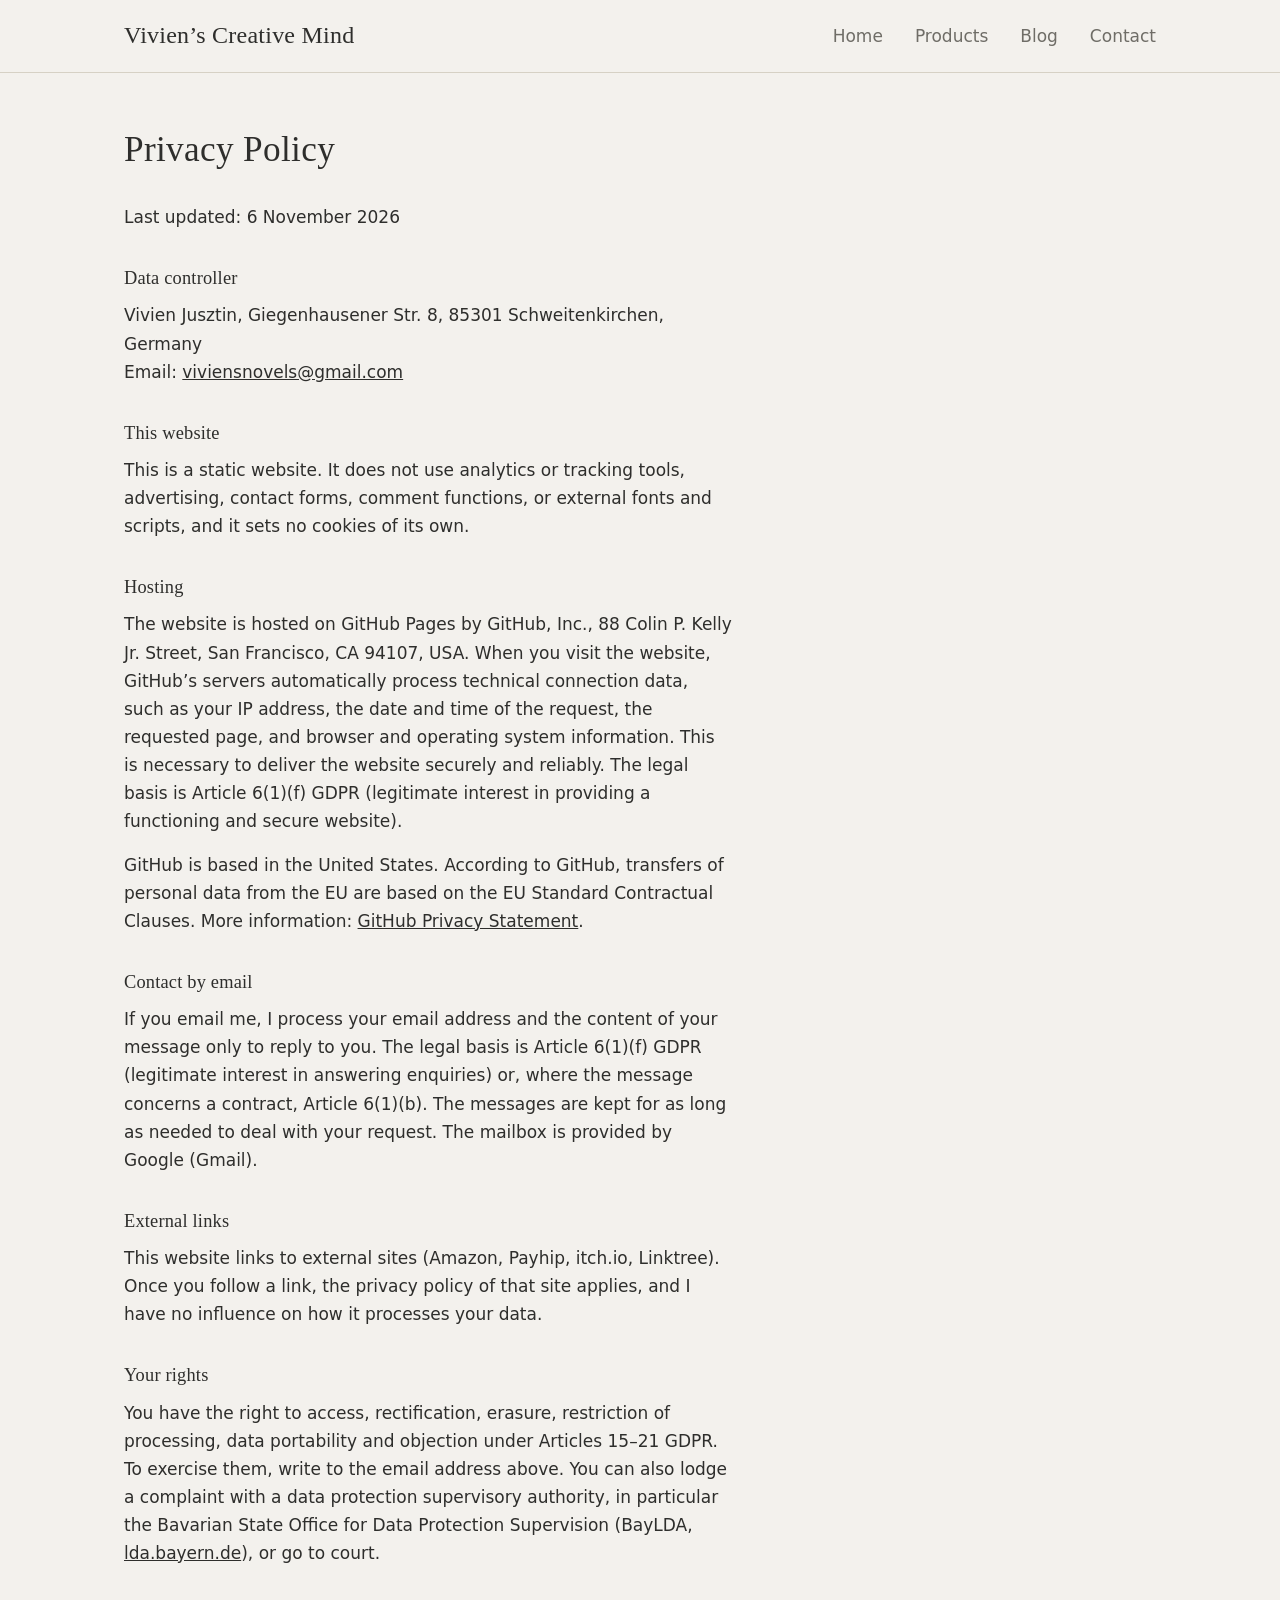
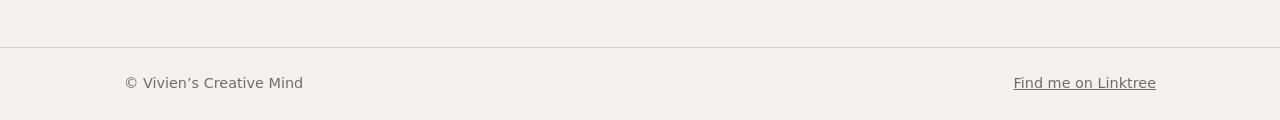
<file: privacy.html>
<!DOCTYPE html>
<html lang="en">
<head>
<meta charset="utf-8">
<meta name="viewport" content="width=device-width, initial-scale=1">
<title>Privacy Policy – Vivien’s Creative Mind</title>
<meta name="description" content="Privacy policy of Vivien’s Creative Mind: hosting, email contact and your rights.">
<link rel="canonical" href="https://www.vivienscreativemind.com/privacy.html">
<meta property="og:title" content="Privacy Policy – Vivien’s Creative Mind">
<meta property="og:description" content="Privacy policy of Vivien’s Creative Mind: hosting, email contact and your rights.">
<meta property="og:type" content="website">
<meta property="og:url" content="https://www.vivienscreativemind.com/privacy.html">
<meta property="og:image" content="https://www.vivienscreativemind.com/images/painting_6.jpg">
<link rel="stylesheet" href="style.css">
<script type="application/ld+json">{"@context":"https://schema.org","@type":"Person","name":"Vivien’s Creative Mind","url":"https://www.vivienscreativemind.com/","jobTitle":"Author, game developer and painter","sameAs":["https://linktr.ee/vivienjusztin"]}</script>
</head>
<body>
<header><div class="wrap">
<a class="logo" href="index.html">Vivien’s Creative Mind</a>
<button class="menu-btn" aria-expanded="false" aria-controls="nav">Menu</button>
<nav id="nav" aria-label="Main"><ul>
<li><a href="index.html">Home</a></li>
<li class="has-sub"><button aria-expanded="false" aria-haspopup="true">Products</button>
<ul class="sub">
<li><a href="books.html">Books</a></li>
<li><a href="games.html">Games</a></li>
<li><a href="paintings.html">Paintings</a></li>
</ul></li>
<li><a href="blog.html">Blog</a></li>
<li><a href="contact.html">Contact</a></li>
</ul></nav>
</div></header>
<main><div class="wrap">
<h1>Privacy Policy</h1>
<div class="text legal">
<p>Last updated: 6 November 2026</p>
<h2>Data controller</h2>
<p>Vivien Jusztin, Giegenhausener Str. 8, 85301 Schweitenkirchen, Germany<br>
Email: <a href="mailto:viviensnovels@gmail.com">viviensnovels@gmail.com</a></p>
<h2>This website</h2>
<p>This is a static website. It does not use analytics or tracking tools, advertising, contact forms, comment functions, or external fonts and scripts, and it sets no cookies of its own.</p>
<h2>Hosting</h2>
<p>The website is hosted on GitHub Pages by GitHub, Inc., 88 Colin P. Kelly Jr. Street, San Francisco, CA 94107, USA. When you visit the website, GitHub’s servers automatically process technical connection data, such as your IP address, the date and time of the request, the requested page, and browser and operating system information. This is necessary to deliver the website securely and reliably. The legal basis is Article 6(1)(f) GDPR (legitimate interest in providing a functioning and secure website).</p>
<p>GitHub is based in the United States. According to GitHub, transfers of personal data from the EU are based on the EU Standard Contractual Clauses. More information: <a href="https://docs.github.com/en/site-policy/privacy-policies/github-privacy-statement" target="_blank" rel="noopener noreferrer">GitHub Privacy Statement</a>.</p>
<h2>Contact by email</h2>
<p>If you email me, I process your email address and the content of your message only to reply to you. The legal basis is Article 6(1)(f) GDPR (legitimate interest in answering enquiries) or, where the message concerns a contract, Article 6(1)(b). The messages are kept for as long as needed to deal with your request. The mailbox is provided by Google (Gmail).</p>
<h2>External links</h2>
<p>This website links to external sites (Amazon, Payhip, itch.io, Linktree). Once you follow a link, the privacy policy of that site applies, and I have no influence on how it processes your data.</p>
<h2>Your rights</h2>
<p>You have the right to access, rectification, erasure, restriction of processing, data portability and objection under Articles 15–21 GDPR. To exercise them, write to the email address above. You can also lodge a complaint with a data protection supervisory authority, in particular the Bavarian State Office for Data Protection Supervision (BayLDA, <a href="https://www.lda.bayern.de" target="_blank" rel="noopener noreferrer">lda.bayern.de</a>), or go to court.</p>
</div>
</div></main>
<footer><div class="wrap"><span>&copy; Vivien’s Creative Mind</span><a href="https://linktr.ee/vivienjusztin" target="_blank" rel="noopener noreferrer">Find me on Linktree</a></div></footer>
<script src="script.js"></script>
</body>
</html>
</file>
<file: style.css>
:root{--bg:#f3f1ed;--surface:#e7e3da;--sand:#c8b894;--ink:#2e2e2c;--muted:#6f6d67;--line:#d6d1c5;--max:1080px}
*{box-sizing:border-box}
html{scroll-behavior:smooth}
body{margin:0;background:var(--bg);color:var(--ink);font:17px/1.65 system-ui,-apple-system,"Segoe UI",Roboto,sans-serif}
h1,h2,h3,.logo{font-family:Georgia,"Times New Roman",serif;font-weight:400;letter-spacing:.01em}
h1{font-size:2.2rem;margin:0 0 1.5rem}
h2{font-size:1.4rem;margin:0 0 .4rem}
a{color:inherit}
img{max-width:100%;display:block}
:focus-visible{outline:2px solid var(--ink);outline-offset:3px}
.wrap{max-width:var(--max);margin:0 auto;padding:0 1.5rem}
header{border-bottom:1px solid var(--line);background:var(--bg)}
header .wrap{display:flex;justify-content:space-between;align-items:center;min-height:72px;flex-wrap:wrap}
.logo{font-size:1.5rem;text-decoration:none}
nav ul{list-style:none;margin:0;padding:0;display:flex;gap:2rem;align-items:center}
nav a,nav button{font:inherit;color:var(--muted);background:none;border:0;padding:.5rem 0;cursor:pointer;text-decoration:none}
nav a:hover,nav button:hover,nav a[aria-current]{color:var(--ink)}
nav a[aria-current]{border-bottom:2px solid var(--sand)}
.has-sub{position:relative}
.sub{display:none;position:absolute;top:100%;left:-1rem;min-width:170px;background:var(--bg);border:1px solid var(--line);padding:.5rem 1rem;flex-direction:column;gap:0;z-index:5}
.has-sub:hover .sub,.has-sub:focus-within .sub,.has-sub.open .sub{display:flex}
.menu-btn{display:none}
main{padding:3rem 0 4rem;min-height:60vh}
.slider{position:relative;aspect-ratio:16/9;background:var(--surface);overflow:hidden}
.slider img{position:absolute;inset:0;width:100%;height:100%;object-fit:cover;opacity:0;transition:opacity 1.2s ease}
.slider img.active{opacity:1}
.intro{max-width:36rem;margin:2.5rem 0 0;color:var(--muted)}
h1.intro{font-family:system-ui,-apple-system,"Segoe UI",Roboto,sans-serif;font-size:1.05rem;font-weight:400;letter-spacing:0;line-height:1.65}
.text{max-width:38rem}

/* Kártyarács: könyvek, játékok, festmények */
.grid{display:grid;grid-template-columns:repeat(4,1fr);gap:2.75rem 1.75rem}
.grid.art{gap:2.25rem 1.5rem}
.art .item h2{min-height:0;margin:.85rem 0 .15rem;font-size:1.05rem;text-align:center}
.art .item .cat{margin:0;padding:0;text-transform:none;letter-spacing:.02em;font-size:.85rem;text-align:center}
.item{display:flex;flex-direction:column}
.item img{display:block;width:100%;height:auto;object-fit:contain;background:var(--surface);margin:0 0 1.1rem}
.books .item img{aspect-ratio:2/3}
.games .item img{aspect-ratio:4/3}
.art .item img{aspect-ratio:1/1;padding:.6rem;margin:0}
.item h2{font-size:1.15rem;line-height:1.3;min-height:2.6em;margin:0 0 .6rem}
.item p{margin:0 0 .8rem}
.item .desc{color:var(--muted);font-size:.95rem;line-height:1.55}
.item .cat{margin:auto 0 1rem;padding-top:.4rem;color:var(--muted);font-size:.8rem;text-transform:uppercase;letter-spacing:.08em}
.btns{display:flex;flex-direction:column;gap:.6rem}
.btn{display:block;text-align:center;padding:.55rem 1.4rem;background:var(--sand);color:var(--ink);text-decoration:none;border:1px solid var(--sand);transition:background .2s}
.btn:hover{background:var(--surface)}
.btn.alt{background:transparent}
.btn.alt:hover{background:var(--surface)}

/* Blog */
.post{max-width:38rem;margin:0 0 2.5rem;padding-bottom:2rem;border-bottom:1px solid var(--line)}
.post time{display:block;color:var(--muted);font-size:.85rem;text-transform:uppercase;letter-spacing:.08em;margin-bottom:.3rem}

footer .wrap{display:flex;justify-content:space-between;flex-wrap:wrap;gap:.5rem 1.5rem}
footer a{color:inherit}
.legal h2{font-size:1.15rem;margin:2rem 0 .5rem}
.legal p{margin:0 0 1rem}
footer a:hover{color:var(--ink)}
.legal-links{display:flex;flex-wrap:wrap;justify-content:space-evenly;gap:.5rem 1.5rem;padding-top:1rem;padding-bottom:1.5rem;color:var(--muted);font-size:.9rem}
.legal-links a:hover{color:var(--ink)}
footer{border-top:1px solid var(--line);padding:1.5rem 0;color:var(--muted);font-size:.9rem}
@media(max-width:900px){.grid{grid-template-columns:repeat(2,1fr)}}
@media(max-width:700px){
.menu-btn{display:block;border:1px solid var(--line);padding:.4rem 1rem}
nav{width:100%;display:none}
nav.open{display:block}
nav ul{flex-direction:column;align-items:flex-start;gap:.2rem;padding-bottom:1rem}
.sub{position:static;border:0;padding:0 0 0 1rem}
.has-sub .sub{display:flex}
}
@media(max-width:520px){.books,.games{grid-template-columns:1fr}.item h2{min-height:0}}
@media(prefers-reduced-motion:reduce){.slider img{transition:none}html{scroll-behavior:auto}}

/* Nagyító */
.art .item a.lb{display:block;cursor:zoom-in}
.art .item a.lb img{transition:opacity .2s}
.art .item a.lb:hover img{opacity:.85}
.lightbox{position:fixed;inset:0;z-index:100;background:rgba(36,36,34,.95);display:flex;align-items:center;justify-content:center}
.lightbox[hidden]{display:none}
.lightbox figure{margin:0;max-width:90vw;text-align:center}
.lightbox img{max-width:90vw;max-height:80vh;width:auto;height:auto;margin:0 auto;object-fit:contain}
.lightbox figcaption{color:#cfc9bb;margin-top:.8rem;font-size:.85rem;letter-spacing:.08em}
.lightbox button{position:absolute;background:none;border:0;color:#e7e3da;cursor:pointer;font-family:Georgia,"Times New Roman",serif;line-height:1;padding:.5rem 1rem}
.lightbox button:hover{color:var(--sand)}
.lightbox button:focus-visible{outline-color:#e7e3da}
.lb-close{top:1rem;right:1rem;font-size:2.6rem}
.lb-prev,.lb-next{top:50%;transform:translateY(-50%);font-size:4rem}
.lb-prev{left:.5rem}
.lb-next{right:.5rem}
@media(max-width:700px){.lb-prev,.lb-next{font-size:3rem;padding:.5rem .6rem}}
</file>
